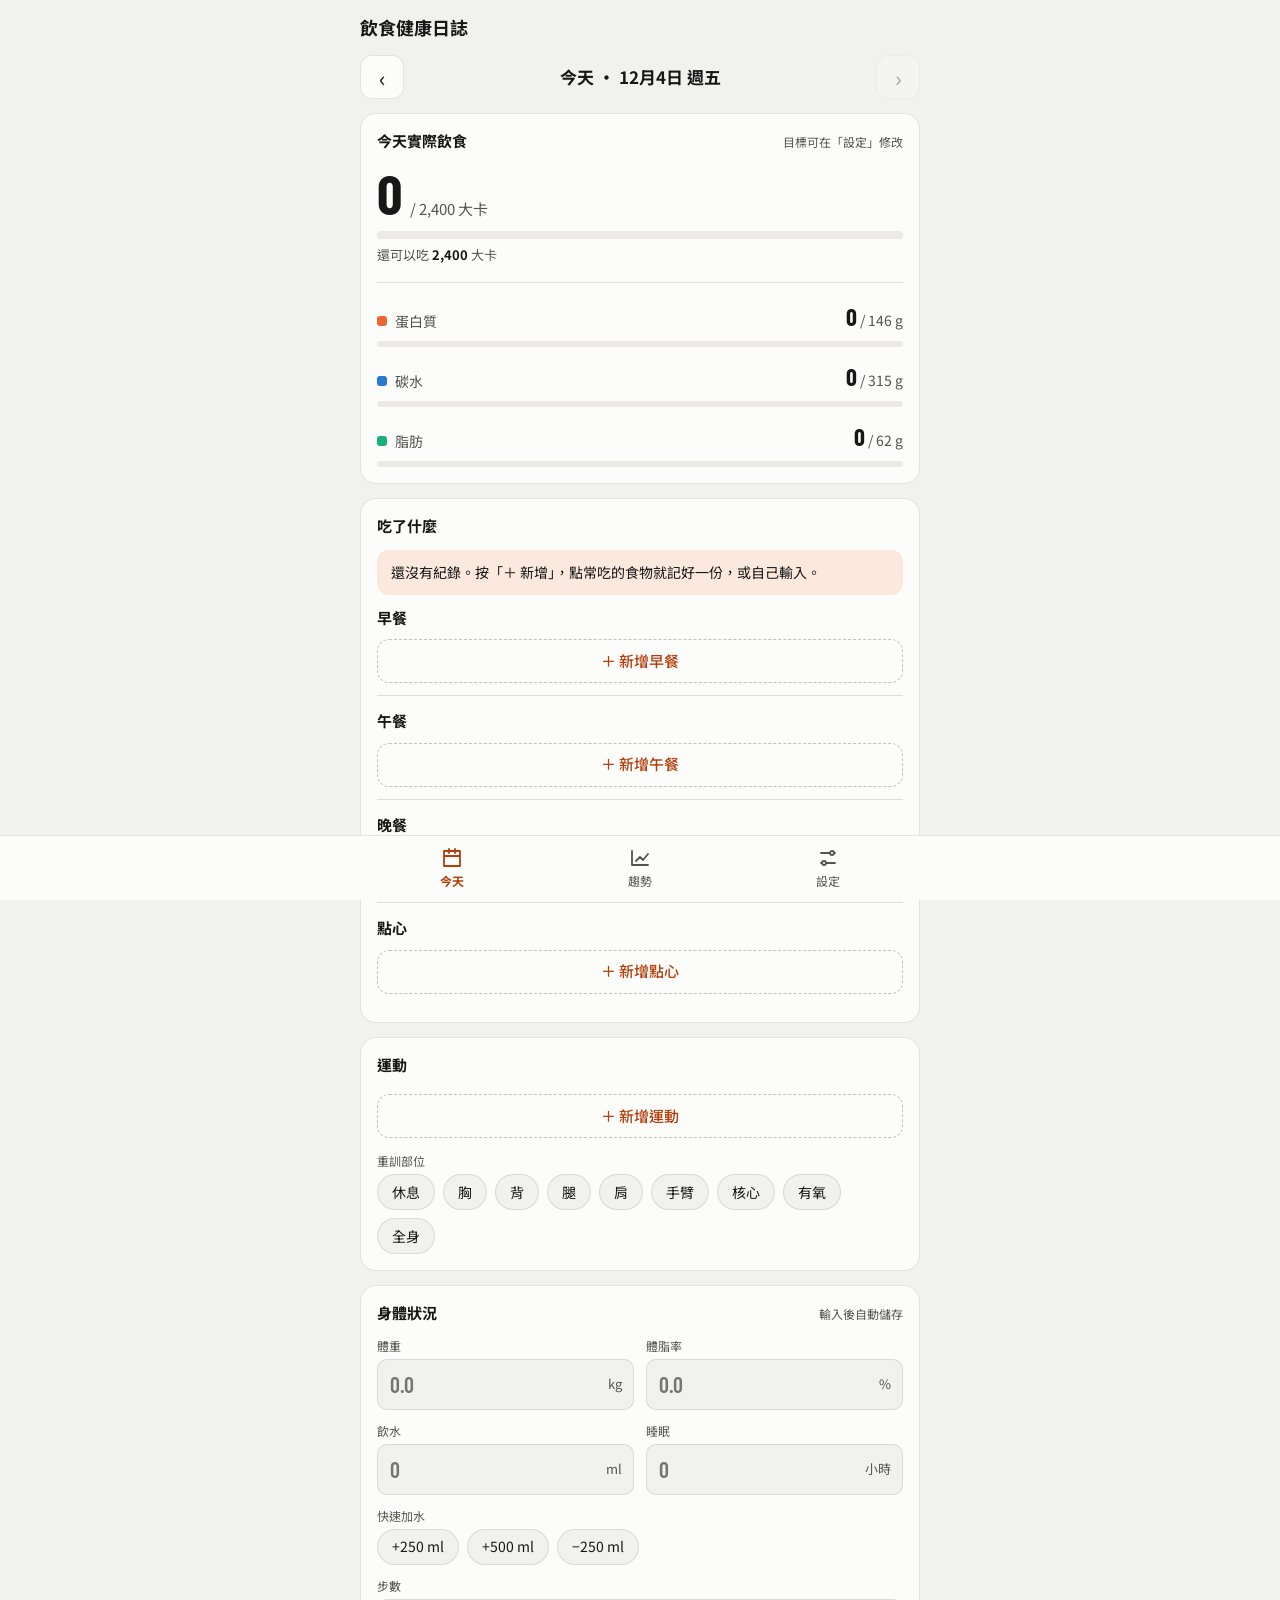
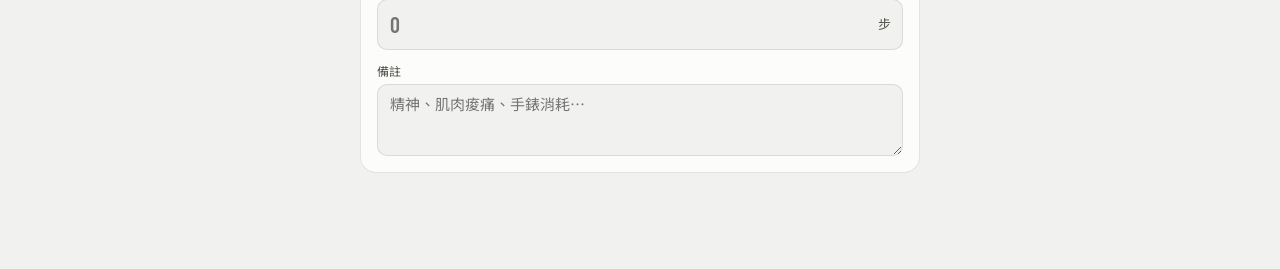
<file: diet/index.html>
<!doctype html>
<html lang="zh-Hant-TW">
<meta charset="utf-8">
<meta name="viewport" content="width=device-width, initial-scale=1, viewport-fit=cover">
<meta name="robots" content="noindex, nofollow">
<title>飲食健康日誌</title>
<meta name="description" content="記錄每天吃了什麼、三大營養素、體重睡眠與訓練。可以加到手機主畫面當 App 用，資料只存在手機裡。">
<meta name="theme-color" content="#f1f2f0" media="(prefers-color-scheme: light)">
<meta name="theme-color" content="#0d0d0d" media="(prefers-color-scheme: dark)">
<meta name="mobile-web-app-capable" content="yes">
<meta name="apple-mobile-web-app-capable" content="yes">
<meta name="apple-mobile-web-app-title" content="飲食日誌">
<meta name="apple-mobile-web-app-status-bar-style" content="default">
<link rel="manifest" href="manifest.webmanifest">
<link rel="icon" href="icon.svg" type="image/svg+xml">
<link rel="apple-touch-icon" href="apple-touch-icon.png">
<script>
  /* 有些靜態伺服器會把 /diet/ 重導成 /diet（去掉尾斜線），
     相對路徑就會解析到上一層，app.js 和 manifest 會 404。補回斜線再載入。 */
  (function () {
    var p = location.pathname;
    if (p && p.slice(-1) !== '/' && !/\.[a-z0-9]+$/i.test(p)) {
      location.replace(p + '/' + location.search + location.hash);
    }
  })();
</script>
<link rel="preconnect" href="https://fonts.googleapis.com">
<link rel="preconnect" href="https://fonts.gstatic.com" crossorigin>
<link rel="stylesheet" href="https://fonts.googleapis.com/css2?family=Barlow+Condensed:wght@500;600;700&family=Noto+Sans+TC:wght@400;500;700&display=swap">
<link rel="stylesheet" href="style.css">

<div id="app"></div>
<div class="tabbar"><nav id="tabs" aria-label="主要分頁">
  <button class="tab" data-act="tab" data-t="today"><svg viewBox="0 0 24 24"><path d="M4 5h16v15H4zM4 10h16M9 3v4M15 3v4"/></svg>今天</button>
  <button class="tab" data-act="tab" data-t="trends"><svg viewBox="0 0 24 24"><path d="M4 19V5M4 19h16M8 15l4-4 3 3 5-6"/></svg>趨勢</button>
  <button class="tab" data-act="tab" data-t="settings"><svg viewBox="0 0 24 24"><path d="M5 7h9M18 7h1M5 17h1M10 17h9"/><circle cx="16" cy="7" r="2"/><circle cx="8" cy="17" r="2"/></svg>設定</button>
</nav></div>
<div id="sheet" class="sheet-wrap" hidden><div class="sheet" role="dialog" aria-modal="true" aria-labelledby="sh-title" id="sheet-body"></div></div>
<div id="toast" class="toast" role="status" hidden></div>
<script src="app.js"></script>
</html>
</file>
<file: diet/style.css>
/* Layout: one narrow column, three tabs (今天 / 趨勢 / 設定) under a fixed tab bar; food entry opens as a bottom sheet. */
:root {
  --plane: #f1f2f0;
  --surface: #fcfcfb;
  --fg: #171717;
  --fg2: #55544f;
  --muted: #898781;
  --line: #e1e0d9;
  --axis: #c3c2b7;
  --track: #ebeae5;
  --accent: #d4521a;
  --accent-ink: #b23f0c;
  --accent-soft: #fbe8de;
  --on-accent: #ffffff;
  --protein: #eb6834;
  --carb: #2a78d6;
  --fat: #1baf7a;
  --warn: #c23232;
  --hair: rgba(11,11,11,0.10);
  --font: "Noto Sans TC", "PingFang TC", "Microsoft JhengHei", system-ui, sans-serif;
  --num: "Barlow Condensed", "Noto Sans TC", system-ui, sans-serif;
}
@media (prefers-color-scheme: dark) {
  :root:not([data-theme="light"]) {
    --plane: #0d0d0d; --surface: #1a1a19; --fg: #f0efec; --fg2: #c3c2b7; --muted: #898781;
    --line: #2c2c2a; --axis: #383835; --track: #2a2a28;
    --accent: #e8622a; --accent-ink: #f28d5e; --accent-soft: #2e1a11; --on-accent: #1a0d05;
    --protein: #d95926; --carb: #3987e5; --fat: #199e70; --warn: #ee7070;
    --hair: rgba(255,255,255,0.10); color-scheme: dark;
  }
}
:root[data-theme="dark"] {
  --plane: #0d0d0d; --surface: #1a1a19; --fg: #f0efec; --fg2: #c3c2b7; --muted: #898781;
  --line: #2c2c2a; --axis: #383835; --track: #2a2a28;
  --accent: #e8622a; --accent-ink: #f28d5e; --accent-soft: #2e1a11; --on-accent: #1a0d05;
  --protein: #d95926; --carb: #3987e5; --fat: #199e70; --warn: #ee7070;
  --hair: rgba(255,255,255,0.10); color-scheme: dark;
}

* { box-sizing: border-box; }
html { color-scheme: light; -webkit-tap-highlight-color: transparent; }
[hidden] { display: none !important; }
body {
  background: var(--plane); color: var(--fg); font-family: var(--font); font-size: 15px; line-height: 1.5;
  margin: 0;
  padding-block: calc(8px + env(safe-area-inset-top, 0px)) calc(96px + env(safe-area-inset-bottom, 0px));
  padding-left: max(16px, env(safe-area-inset-left, 0px));
  padding-right: max(16px, env(safe-area-inset-right, 0px));
  -webkit-text-size-adjust: 100%;
}
/* 狀態列那一條塗上底色，往下捲時內容才不會疊在時間、電量後面 */
body::before { content: ""; position: fixed; inset: 0 0 auto; height: env(safe-area-inset-top, 0px); background: var(--plane); z-index: 30; }
html.lock, html.lock body { overflow: hidden; }
#app { max-width: 560px; margin: 0 auto; display: flex; flex-direction: column; gap: 14px; }
h1, h2, h3, h4, p { margin: 0; }
button { font: inherit; color: inherit; cursor: pointer; }
input, textarea, select { font: inherit; font-size: 16px; color: var(--fg); }
:focus-visible { outline: 2px solid var(--accent-ink); outline-offset: 2px; }
.num { font-family: var(--num); font-variant-numeric: tabular-nums; letter-spacing: 0.01em; }

/* top bar */
.topbar { display: flex; align-items: center; justify-content: space-between; gap: 12px; padding-top: 6px; }
.topbar h1 { font-size: 18px; font-weight: 700; }

.datebar { display: flex; align-items: center; justify-content: space-between; gap: 8px; }
.icon-btn { width: 44px; height: 44px; border-radius: 12px; border: 1px solid var(--hair); background: var(--surface); font-size: 22px; line-height: 1; display: inline-flex; align-items: center; justify-content: center; }
.icon-btn:disabled { opacity: .35; cursor: default; }
.datelabel { position: relative; flex: 1; min-width: 0; height: 44px; display: flex; align-items: center; justify-content: center; gap: 8px; font-weight: 700; font-size: 17px; }
.datelabel input { position: absolute; inset: 0; opacity: 0; width: 100%; cursor: pointer; }
.chip-today { font-size: 12px; font-weight: 500; color: var(--accent-ink); background: var(--accent-soft); border: 0; border-radius: 999px; padding: 4px 10px; }

.card { background: var(--surface); border: 1px solid var(--hair); border-radius: 16px; padding: 16px; }
.card > h2 { font-size: 15px; font-weight: 700; margin-bottom: 12px; display: flex; align-items: baseline; justify-content: space-between; gap: 8px; }
.card > h2 small { font-weight: 400; font-size: 12px; color: var(--fg2); }

/* summary */
.hero { display: flex; align-items: baseline; gap: 8px; flex-wrap: wrap; }
.hero .big { font-family: var(--num); font-weight: 700; font-size: 56px; line-height: 1; letter-spacing: 0; }
.hero .of { color: var(--fg2); font-size: 15px; }
.hint { font-size: 13px; color: var(--fg2); margin-top: 6px; }
.hint b { font-weight: 700; color: var(--fg); }
.hint.over b { color: var(--warn); }
.meter { height: 8px; border-radius: 4px; background: var(--track); overflow: hidden; margin-top: 10px; }
.meter > span { display: block; height: 100%; border-radius: 4px; background: var(--accent); transition: width .3s ease; }
.meter.over > span { background: var(--warn); }
.macros { display: flex; flex-direction: column; gap: 12px; margin-top: 18px; padding-top: 16px; border-top: 1px solid var(--line); }
.macro-row { display: grid; grid-template-columns: auto 1fr; align-items: baseline; gap: 2px 12px; }
.macro-row .lab { display: inline-flex; align-items: center; gap: 8px; font-size: 14px; color: var(--fg2); }
.macro-row .lab i { width: 10px; height: 10px; border-radius: 3px; display: inline-block; }
.macro-row .val { text-align: right; font-size: 14px; color: var(--fg2); }
.macro-row .val b { font-family: var(--num); font-size: 24px; font-weight: 700; color: var(--fg); margin-right: 3px; letter-spacing: 0.01em; }
.macro-row .meter { grid-column: 1 / -1; margin-top: 4px; height: 6px; }

/* meals */
.meal { padding: 4px 0 12px; }
.meal + .meal { border-top: 1px solid var(--line); padding-top: 14px; }
.meal header { display: flex; align-items: baseline; justify-content: space-between; margin-bottom: 4px; }
.meal h3 { font-size: 15px; font-weight: 700; }
.meal .sub { font-size: 13px; color: var(--fg2); font-variant-numeric: tabular-nums; }
.item { width: 100%; display: flex; align-items: flex-start; justify-content: space-between; gap: 12px; text-align: left; background: none; border: 0; border-bottom: 1px solid var(--line); padding: 10px 0; }
.item:last-of-type { border-bottom: 0; }
.i-main { min-width: 0; display: flex; flex-direction: column; }
.i-name { font-weight: 500; overflow-wrap: anywhere; }
.i-qty { font-size: 12px; color: var(--fg2); }
.i-side { flex: none; display: flex; flex-direction: column; align-items: flex-end; }
.i-side b { font-family: var(--num); font-size: 20px; font-weight: 600; line-height: 1.2; }
.i-side small { font-size: 11px; color: var(--fg2); white-space: nowrap; }
.add { width: 100%; margin-top: 6px; min-height: 44px; border-radius: 12px; border: 1px dashed var(--axis); background: none; color: var(--accent-ink); font-weight: 500; }
.nudge { background: var(--accent-soft); border-radius: 12px; padding: 12px 14px; font-size: 14px; color: var(--fg); margin-bottom: 8px; }

/* health */
.hgrid { display: grid; grid-template-columns: repeat(2, minmax(0, 1fr)); gap: 12px; }
.field { display: flex; flex-direction: column; gap: 4px; min-width: 0; }
.field.wide { grid-column: 1 / -1; }
.field > span { font-size: 12px; color: var(--fg2); }
.input { width: 100%; min-height: 44px; border: 1px solid var(--hair); border-radius: 10px; background: var(--plane); padding: 8px 12px; }
.input-unit { position: relative; }
.input-unit .input { padding-right: 44px; font-family: var(--num); font-size: 22px; font-weight: 600; }
.input-unit em { position: absolute; right: 12px; top: 50%; transform: translateY(-50%); font-style: normal; font-size: 13px; color: var(--fg2); pointer-events: none; }
textarea.input { min-height: 72px; resize: vertical; font-size: 15px; }
.qrow { display: flex; gap: 8px; flex-wrap: wrap; }
.qbtn, .chip { min-height: 36px; border-radius: 999px; border: 1px solid var(--hair); background: var(--plane); padding: 4px 14px; font-size: 14px; }
.chip.on { background: var(--accent); color: var(--on-accent); border-color: var(--accent); }

/* trends */
.seg { display: flex; gap: 4px; background: var(--track); border-radius: 12px; padding: 4px; }
.seg button { flex: 1; min-height: 38px; border: 0; border-radius: 9px; background: none; font-weight: 500; color: var(--fg2); }
.seg button.on { background: var(--surface); color: var(--fg); box-shadow: 0 1px 2px rgba(0,0,0,.12); }
.tiles { display: grid; grid-template-columns: repeat(2, minmax(0, 1fr)); gap: 10px; }
.tile { background: var(--surface); border: 1px solid var(--hair); border-radius: 14px; padding: 12px 14px; }
.tile .k { font-size: 12px; color: var(--fg2); }
.tile .v { font-family: var(--num); font-size: 32px; font-weight: 700; line-height: 1.15; }
.tile .v small { font-family: var(--font); font-size: 12px; font-weight: 400; color: var(--fg2); margin-left: 3px; }
.tile .s { font-size: 12px; color: var(--fg2); }
.readout { min-height: 22px; font-size: 13px; color: var(--fg2); margin-bottom: 6px; }
.readout b { color: var(--fg); font-weight: 700; }
.chart { width: 100%; height: auto; display: block; touch-action: pan-y; overflow: visible; }
.chart text { font-family: var(--font); font-size: 10px; fill: var(--muted); }
.chart .gl { stroke: var(--line); stroke-width: 1; }
.chart .ax { stroke: var(--axis); stroke-width: 1; }
.chart .tgt { stroke: var(--fg2); stroke-width: 1; }
.chart .tlab { fill: var(--fg2); paint-order: stroke; stroke: var(--surface); stroke-width: 3px; }
.chart .band { fill: var(--line); opacity: 0; }
.chart .band.on { opacity: .7; }
.chart .hit { fill: transparent; cursor: pointer; }
.empty { padding: 20px 8px; text-align: center; color: var(--fg2); font-size: 14px; }
details.tbl { margin-top: 10px; font-size: 13px; }
details.tbl summary { cursor: pointer; color: var(--accent-ink); min-height: 28px; }
.tbl-wrap { overflow-x: auto; margin-top: 6px; }
.tbl table { border-collapse: collapse; width: 100%; font-variant-numeric: tabular-nums; }
.tbl th, .tbl td { padding: 4px 8px; text-align: right; border-bottom: 1px solid var(--line); white-space: nowrap; }
.tbl th:first-child, .tbl td:first-child { text-align: left; }
.tbl th { font-weight: 500; color: var(--fg2); }

/* settings */
.srow { display: grid; grid-template-columns: 1fr 140px; align-items: center; gap: 12px; padding: 8px 0; border-bottom: 1px solid var(--line); }
.srow:last-of-type { border-bottom: 0; }
.srow label { font-size: 14px; }
.srow label small { display: block; color: var(--fg2); font-size: 12px; }
.note { font-size: 13px; color: var(--fg2); margin-top: 10px; }
.btn { min-height: 46px; padding: 8px 18px; border: 0; border-radius: 12px; background: var(--accent); color: var(--on-accent); font-weight: 700; }
.btn.ghost { background: none; color: var(--fg); border: 1px solid var(--axis); font-weight: 500; }
.btn:disabled { opacity: .5; cursor: default; }
.btn-row { display: flex; gap: 10px; flex-wrap: wrap; margin-top: 12px; }

/* tab bar */
.tabbar { position: fixed; left: 0; right: 0; bottom: 0; z-index: 20; background: var(--surface); border-top: 1px solid var(--hair);
  padding: 6px max(16px, env(safe-area-inset-right, 0px)) calc(6px + env(safe-area-inset-bottom, 0px)) max(16px, env(safe-area-inset-left, 0px)); }
.tabbar nav { max-width: 560px; margin: 0 auto; display: grid; grid-template-columns: repeat(3, 1fr); gap: 4px; }
.tab { border: 0; background: none; min-height: 52px; border-radius: 12px; display: flex; flex-direction: column; align-items: center; justify-content: center; gap: 2px; font-size: 12px; color: var(--fg2); }
.tab svg { width: 24px; height: 24px; stroke: currentColor; fill: none; stroke-width: 1.8; stroke-linecap: round; stroke-linejoin: round; }
.tab.on { color: var(--accent-ink); font-weight: 700; }

/* sheet */
.sheet-wrap { position: fixed; inset: 0; z-index: 50; background: rgba(0,0,0,.45); display: flex; align-items: flex-end; justify-content: center; }
.sheet { width: 100%; max-width: 560px; max-height: 90%; overflow-y: auto; background: var(--surface); border-radius: 20px 20px 0 0;
  padding: 16px max(16px, env(safe-area-inset-right, 0px)) calc(16px + env(safe-area-inset-bottom, 0px)) max(16px, env(safe-area-inset-left, 0px));
  display: flex; flex-direction: column; gap: 14px; overscroll-behavior: contain; }
.sheet-head { display: flex; align-items: center; justify-content: space-between; }
.sheet-head h2 { font-size: 18px; }
.sheet h4 { font-size: 13px; font-weight: 700; color: var(--fg2); }
.chips { display: flex; flex-wrap: wrap; gap: 8px; }
.chips .chip small { color: var(--fg2); margin-left: 4px; font-size: 11px; }
.mform { display: grid; grid-template-columns: repeat(4, minmax(0, 1fr)); gap: 10px; }
.mform .field:nth-child(1) { grid-column: 1 / 4; }
.mform .field:nth-child(2) { grid-column: 4 / 5; }
.mform .field .input { padding-inline: 8px; }
.aform { display: grid; grid-template-columns: repeat(2, minmax(0, 1fr)); gap: 10px; }
.sheet-foot { display: flex; justify-content: space-between; align-items: center; gap: 12px; position: sticky; bottom: 0; background: var(--surface); padding-top: 4px; }
.sheet-foot .count { font-size: 13px; color: var(--fg2); }

.toast { position: fixed; left: 50%; transform: translateX(-50%); bottom: calc(84px + env(safe-area-inset-bottom, 0px)); z-index: 60; max-width: min(92vw, 420px);
  background: var(--fg); color: var(--surface); border-radius: 12px; padding: 10px 14px; font-size: 14px; display: flex; align-items: center; gap: 12px; box-shadow: 0 6px 20px rgba(0,0,0,.25); }
.toast button { border: 0; background: none; color: inherit; font-weight: 700; text-decoration: underline; padding: 4px; min-height: 32px; }

@media (prefers-reduced-motion: reduce) { .meter > span { transition: none; } }
@media (max-width: 380px) {
  .hero .big { font-size: 48px; }
  .srow { grid-template-columns: 1fr 112px; }
}

/* install hint */
.install { display: flex; gap: 8px; align-items: flex-start; background: var(--accent-soft); border-radius: 16px; padding: 12px 8px 12px 16px; font-size: 14px; }
.install p { flex: 1; min-width: 0; }
.install svg { width: 18px; height: 18px; vertical-align: -3px; stroke: currentColor; fill: none; stroke-width: 1.8; stroke-linecap: round; stroke-linejoin: round; }
.install .btn { min-height: 38px; padding: 4px 14px; margin-top: 8px; }
.install .x { border: 0; background: none; font-size: 18px; color: var(--fg2); min-width: 40px; min-height: 40px; }
.topbar .ver { font-size: 12px; color: var(--fg2); }
</file>
